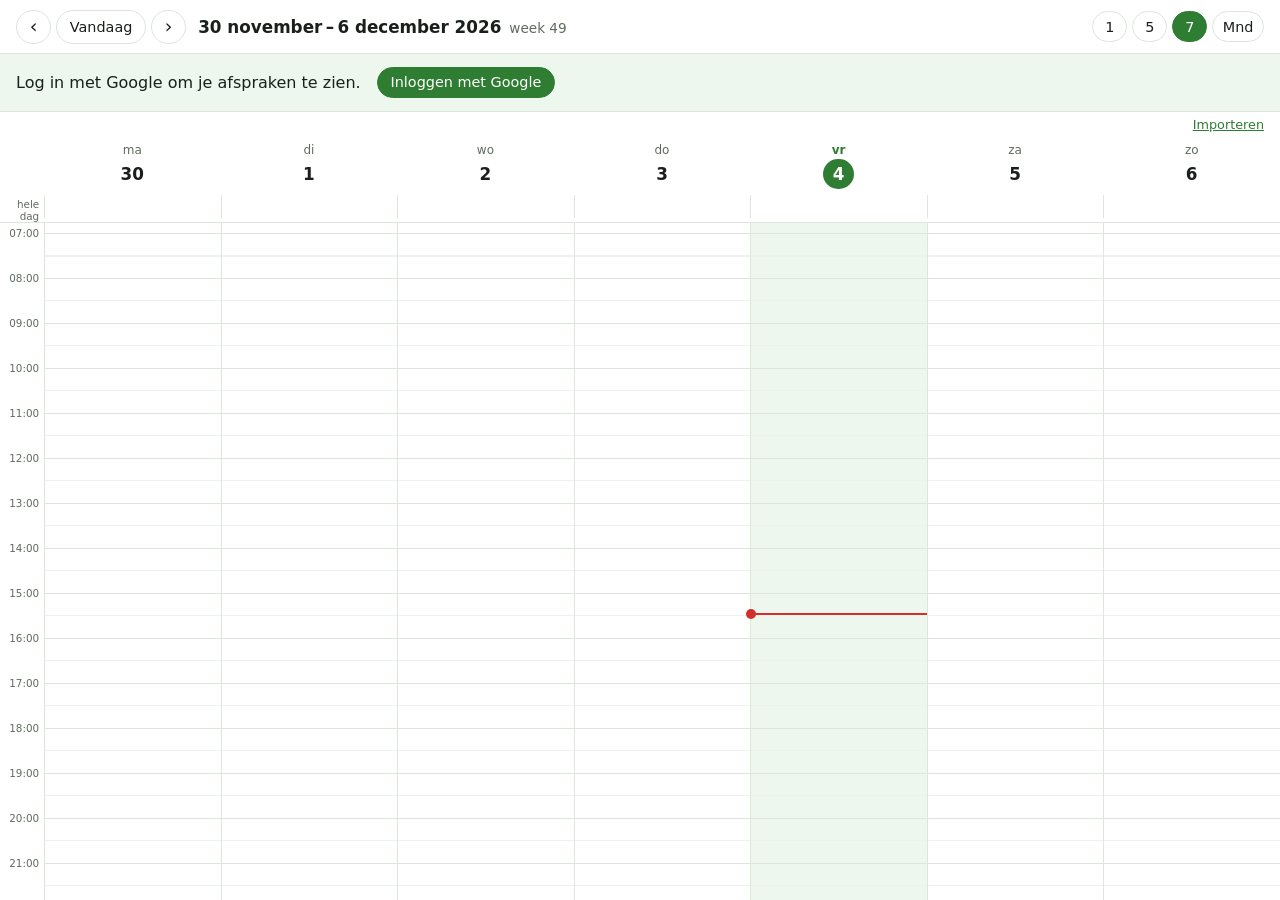
<file: index.html>
<!doctype html>
<html lang="nl">
<head>
  <meta charset="utf-8">
  <meta name="viewport" content="width=device-width, initial-scale=1, viewport-fit=cover">
  <title>Mijn Agenda</title>
  <meta name="theme-color" content="#2e7d32" media="(prefers-color-scheme: light)">
  <meta name="theme-color" content="#121512" media="(prefers-color-scheme: dark)">
  <link rel="stylesheet" href="style.css">
  <link rel="manifest" href="manifest.webmanifest">
  <link rel="icon" href="iconen/icoon.svg" type="image/svg+xml">
  <link rel="apple-touch-icon" href="iconen/apple-touch-icon.png">
</head>
<body>
  <!-- Bovenbalk: navigatie, periode en keuze voor het aantal dagen -->
  <header class="balk">
    <div class="navigatie">
      <button id="vorige" class="knop rond" aria-label="Vorige">&#8249;</button>
      <button id="vandaag" class="knop">Vandaag</button>
      <button id="volgende" class="knop rond" aria-label="Volgende">&#8250;</button>
    </div>
    <div class="periode">
      <h1 id="periode-tekst"></h1>
      <span id="weeknummer"></span>
    </div>
    <div class="weergave" role="group" aria-label="Aantal dagen">
      <button class="knop" data-weergave="1">1</button>
      <button class="knop" data-weergave="5">5</button>
      <button class="knop" data-weergave="7">7</button>
      <button class="knop" data-weergave="maand" aria-label="Maand">Mnd</button>
    </div>
  </header>

  <!-- Verschijnt als je (nog) niet bent ingelogd -->
  <div id="inlogbalk" class="inlogbalk" hidden>
    <p id="inlogtekst">Log in met Google om je afspraken te zien.</p>
    <button id="inloggen" class="knop actief">Inloggen met Google</button>
    <p id="inlogmelding" class="melding"></p>
  </div>

  <!-- Legenda met je agenda's, laadstatus en uitlogknop -->
  <div class="legenda">
    <div id="legenda-agendas" class="legenda-agendas"></div>
    <span id="status" class="status"></span>
    <a href="importeren.html" class="tekstknop">Importeren</a>
    <button id="uitloggen" class="tekstknop" hidden>Uitloggen</button>
  </div>

  <!-- Hier tekent app.js de agenda -->
  <main id="agenda"></main>

  <!-- Knop om een nieuwe afspraak te maken -->
  <button id="nieuw" class="plusknop" aria-label="Nieuwe afspraak" hidden>+</button>

  <!-- Venster met de details van een afspraak -->
  <dialog id="details">
    <div class="details-kop">
      <span id="details-kleur" class="bolletje"></span>
      <h2 id="details-titel"></h2>
    </div>
    <p id="details-tijd"></p>
    <p id="details-herhaling"></p>
    <p id="details-locatie"></p>
    <p id="details-agenda"></p>
    <p id="details-status"></p>
    <p id="details-notitie" class="notitie"></p>
    <div class="knoppen">
      <button id="details-verwijderen" class="knop gevaar">Verwijderen</button>
      <button id="details-bewerken" class="knop">Bewerken</button>
      <button id="details-sluiten" class="knop actief">Sluiten</button>
    </div>
  </dialog>

  <!-- Formulier voor een nieuwe of aangepaste afspraak -->
  <dialog id="formulier" class="formulier">
    <form id="afspraak-formulier" novalidate>
      <h2 id="formulier-titel">Nieuwe afspraak</h2>

      <label class="veld">Titel
        <input id="f-titel" type="text" autocomplete="off" required>
      </label>

      <label class="schakel">
        <input id="f-heledag" type="checkbox"> Hele dag
      </label>

      <div class="rij">
        <label class="veld">Begin
          <input id="f-startdatum" type="date" required>
        </label>
        <label class="veld tijdveld">&nbsp;
          <input id="f-starttijd" type="time" step="300">
        </label>
      </div>
      <div class="rij">
        <label class="veld">Eind
          <input id="f-einddatum" type="date" required>
        </label>
        <label class="veld tijdveld">&nbsp;
          <input id="f-eindtijd" type="time" step="300">
        </label>
      </div>

      <div class="rij">
        <label class="veld">Agenda
          <select id="f-agenda"></select>
        </label>
        <label class="veld">Weergeven als
          <select id="f-status">
            <option value="bezet">Bezet</option>
            <option value="vrij">Vrij</option>
          </select>
        </label>
      </div>

      <div class="rij">
        <label class="veld">Herhalen
          <select id="f-herhaling">
            <option value="geen">Niet</option>
            <option value="dagelijks">Elke dag</option>
            <option value="werkdagen">Elke werkdag (ma–vr)</option>
            <option value="wekelijks">Elke week</option>
            <option value="maandelijks">Elke maand</option>
            <option value="jaarlijks">Elk jaar</option>
            <option value="anders" hidden>Zoals ingesteld in Google</option>
          </select>
        </label>
        <label class="veld" id="f-tot-veld">Tot en met (optioneel)
          <input id="f-tot" type="date">
        </label>
      </div>

      <label class="veld">Locatie
        <input id="f-locatie" type="text" autocomplete="off">
      </label>

      <label class="veld">Notitie
        <textarea id="f-notitie" rows="3"></textarea>
      </label>

      <p id="f-melding" class="melding"></p>

      <div class="knoppen">
        <button type="button" id="f-annuleren" class="knop">Annuleren</button>
        <button type="submit" id="f-opslaan" class="knop actief">Opslaan</button>
      </div>
    </form>
  </dialog>

  <!-- Vraagvenster, bijv. "Weet je het zeker?" of "Alleen deze keer of alle keren?" -->
  <dialog id="vraag">
    <h2 id="vraag-titel"></h2>
    <p id="vraag-tekst"></p>
    <div id="vraag-knoppen" class="knoppen"></div>
  </dialog>

  <script src="https://accounts.google.com/gsi/client" async></script>
  <script src="google.js"></script>
  <script src="app.js"></script>
  <script src="bewerken.js"></script>
</body>
</html>
</file>
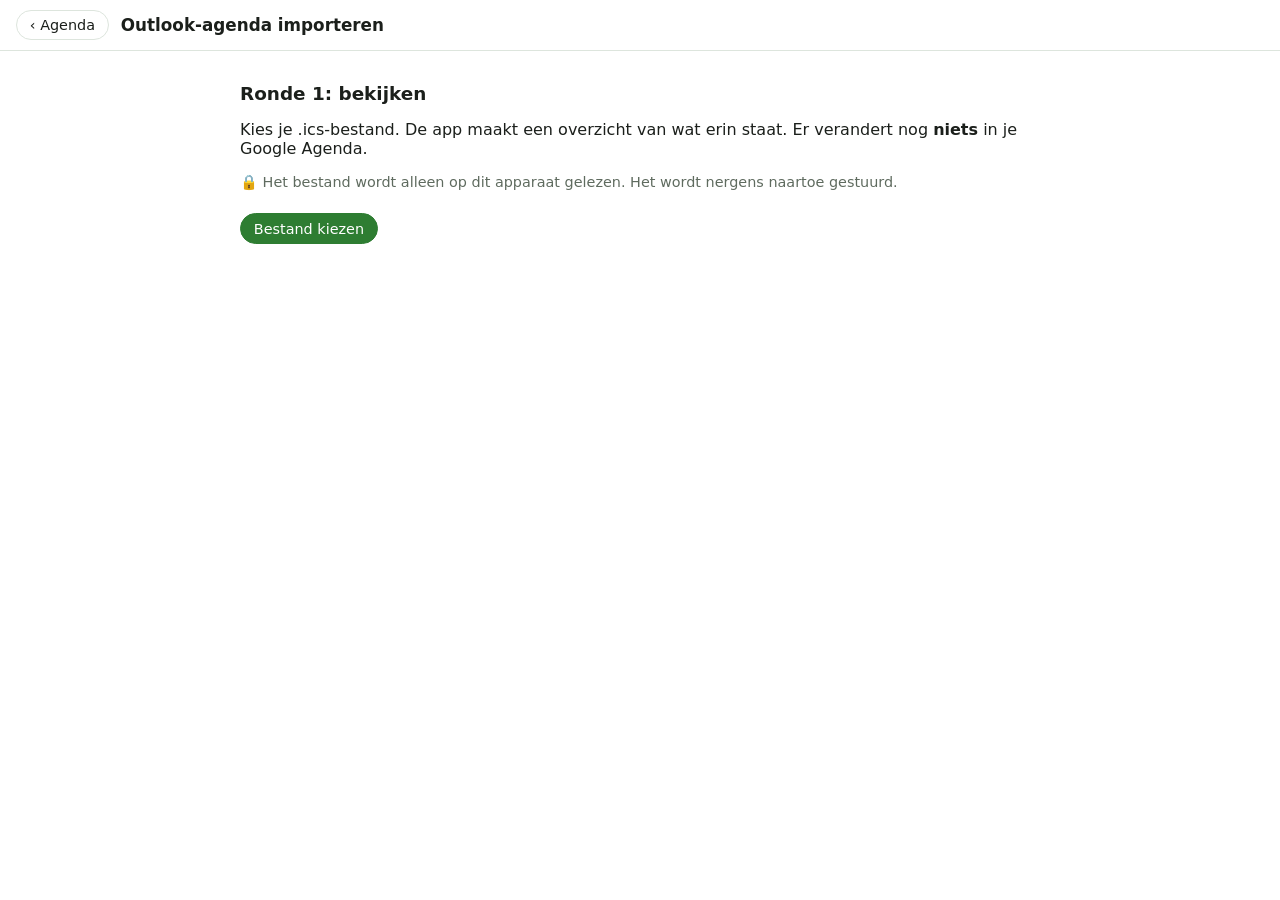
<file: importeren.html>
<!doctype html>
<html lang="nl">
<head>
  <meta charset="utf-8">
  <meta name="viewport" content="width=device-width, initial-scale=1, viewport-fit=cover">
  <title>Importeren – Mijn Agenda</title>
  <meta name="theme-color" content="#2e7d32" media="(prefers-color-scheme: light)">
  <meta name="theme-color" content="#121512" media="(prefers-color-scheme: dark)">
  <link rel="stylesheet" href="style.css">
  <link rel="icon" href="iconen/icoon.svg" type="image/svg+xml">
</head>
<body class="pagina">
  <header class="balk">
    <a class="knop" href="./">&#8249; Agenda</a>
    <div class="periode"><h1>Outlook-agenda importeren</h1></div>
  </header>

  <main class="inhoud">
    <section>
      <h2>Ronde 1: bekijken</h2>
      <p>Kies je .ics-bestand. De app maakt een overzicht van wat erin staat.
        Er verandert nog <strong>niets</strong> in je Google Agenda.</p>
      <p class="zacht">🔒 Het bestand wordt alleen op dit apparaat gelezen. Het wordt nergens naartoe gestuurd.</p>

      <label class="knop actief bestandknop">
        Bestand kiezen
        <input id="bestand" type="file" accept=".ics,text/calendar">
      </label>

      <div id="voortgang" class="voortgang" hidden>
        <div id="voortgang-balk"></div>
      </div>
      <p id="melding" class="zacht"></p>
    </section>

    <section id="overzicht" hidden>
      <h2>Wat staat erin?</h2>
      <div id="kaarten" class="kaarten"></div>

      <h3>Per categorie</h3>
      <p class="zacht">"Nog actueel" = afspraken vanaf vandaag, plus herhalende afspraken die nog doorlopen.</p>
      <div class="tabel-ruimte"><table id="tabel-categorie"></table></div>

      <h3>Per jaar</h3>
      <p class="zacht">Een herhalende afspraak telt mee in het jaar waarin hij begon.</p>
      <div class="tabel-ruimte"><table id="tabel-jaar"></table></div>
    </section>

    <section id="ronde2" hidden>
      <h2>Ronde 2: overzetten naar Google</h2>
      <p>
        <label>Afspraken vanaf
          <input id="vanaf" type="date" value="2026-01-01">
        </label>
      </p>
      <div id="plan" class="kaarten"></div>
      <ul class="zacht uitleg">
        <li>Er komen twee nieuwe agenda's in Google: <b>Werk (Outlook)</b> en <b>Reizen</b> (voor de categorie Travelling).</li>
        <li>Herhalende afspraken die vóór de gekozen datum begonnen maar nog doorlopen, gaan ook mee.</li>
        <li>Er worden <b>geen uitnodigingen of e-mails</b> verstuurd; deelnemers worden niet overgenomen.</li>
        <li>Geïmporteerde afspraken krijgen geen herinneringen (meldingen).</li>
        <li>Gaat er iets mis of stopt het halverwege? Klik gewoon nog eens op Start: wat al in Google staat, wordt overgeslagen.</li>
      </ul>

      <div id="inlog-import" class="inlogbalk" hidden>
        <p>Log eerst in met Google.</p>
        <button id="inloggen" class="knop actief">Inloggen met Google</button>
      </div>
      <button id="start" class="knop actief">Start overzetten</button>

      <div id="voortgang2" class="voortgang" hidden><div id="voortgang2-balk"></div></div>
      <p id="melding2"></p>

      <div id="mislukt" hidden>
        <h3>Niet gelukt</h3>
        <p class="zacht">Deze afspraken kon Google niet overnemen. Je kunt ze zo nodig met de hand toevoegen.</p>
        <div class="tabel-ruimte"><table id="tabel-mislukt"></table></div>
      </div>
    </section>
  </main>

  <script src="https://accounts.google.com/gsi/client" async></script>
  <script src="google.js"></script>
  <script src="ics.js"></script>
  <script src="omzetten.js"></script>
  <script src="importeren.js"></script>
</body>
</html>
</file>
<file: style.css>
/* ===== Kleuren (licht) ===== */
:root {
  color-scheme: light dark; /* knoppen van de browser zelf (datum, vinkje) volgen licht/donker */
  --groen: #2e7d32;
  --groen-tekst: #ffffff;
  --achtergrond: #ffffff;
  --vlak: #f3f7f3;
  --tekst: #1b1f1b;
  --zacht: #5f6b5f;
  --lijn: #dde5dd;
  --lijn-half: #eef2ee;
  --vandaag: #edf7ee;
  --nu: #d32f2f;
  --tijdbreedte: 2.75rem;
  --uur: 48px; /* hoogte van één uur, app.js past dit aan het scherm aan */
  --band: 1.4rem; /* hoogte van een afspraak-band in de hele-dag-strook */
}

/* ===== Kleuren (donker), volgt de instelling van de telefoon ===== */
@media (prefers-color-scheme: dark) {
  :root {
    --groen: #66bb6a;
    --groen-tekst: #0d1f0e;
    --achtergrond: #121512;
    --vlak: #1a1f1a;
    --tekst: #e6ebe6;
    --zacht: #9aa69a;
    --lijn: #2b332b;
    --lijn-half: #1e241e;
    --vandaag: #182a1a;
    --nu: #ef5350;
  }
}

* { box-sizing: border-box; }

/* Verborgen is écht verborgen, ook als een element een eigen 'display' heeft */
[hidden] { display: none !important; }

html, body { margin: 0; height: 100%; }

body {
  display: flex;
  flex-direction: column;
  height: 100dvh;
  font-family: system-ui, -apple-system, "Segoe UI", Roboto, sans-serif;
  background: var(--achtergrond);
  color: var(--tekst);
}

/* ===== Knoppen ===== */
.knop {
  font: inherit;
  font-size: .9rem;
  padding: .4rem .8rem;
  border: 1px solid var(--lijn);
  border-radius: 999px;
  background: var(--achtergrond);
  color: var(--tekst);
  cursor: pointer;
}
.knop:hover { background: var(--vlak); }
.knop.rond { width: 2.2rem; padding: .4rem 0; font-size: 1.2rem; line-height: 1; }
.knop.actief { background: var(--groen); color: var(--groen-tekst); border-color: var(--groen); }

/* ===== Bovenbalk ===== */
.balk {
  display: flex;
  flex-wrap: wrap;
  align-items: center;
  gap: .5rem .75rem;
  padding: .6rem 1rem;
  border-bottom: 1px solid var(--lijn);
}
.navigatie, .weergave { display: flex; gap: .3rem; }
.weergave .knop { min-width: 2.2rem; padding-inline: .6rem; }
.periode { flex: 1; min-width: 0; display: flex; align-items: baseline; gap: .5rem; }
.periode h1 {
  margin: 0;
  font-size: 1.05rem;
  font-weight: 600;
  white-space: nowrap;
  overflow: hidden;
  text-overflow: ellipsis;
}
#weeknummer { color: var(--zacht); font-size: .85rem; white-space: nowrap; }

/* ===== Inlogbalk ===== */
.inlogbalk {
  display: flex;
  flex-wrap: wrap;
  align-items: center;
  gap: .5rem 1rem;
  padding: .8rem 1rem;
  background: var(--vandaag);
  border-bottom: 1px solid var(--lijn);
}
.inlogbalk[hidden] { display: none; }
.inlogbalk p { margin: 0; }
.melding { color: var(--nu); font-size: .85rem; }
.melding:empty { display: none; }

/* ===== Legenda ===== */
.legenda {
  display: flex;
  align-items: center;
  gap: .5rem 1rem;
  padding: .35rem 1rem;
  font-size: .8rem;
  color: var(--zacht);
}
.legenda-agendas { display: flex; flex-wrap: wrap; gap: .25rem 1rem; flex: 1; min-width: 0; }
.legenda-agendas span { display: inline-flex; align-items: center; gap: .35rem; }
.status.fout { color: var(--nu); }
.tekstknop {
  font: inherit;
  background: none;
  border: 0;
  padding: 0;
  color: var(--groen);
  cursor: pointer;
  text-decoration: underline;
}
.bolletje { width: .7rem; height: .7rem; border-radius: 50%; background: var(--kleur); flex: none; }

/* ===== Agenda: de scrollbare ruimte ===== */
#agenda { flex: 1; overflow-y: auto; position: relative; }

/* Kop en raster delen dezelfde kolommen: tijden + één kolom per dag */
.kop, .raster {
  display: grid;
  grid-template-columns: var(--tijdbreedte) repeat(var(--dagen), minmax(0, 1fr));
}

/* De kop (dagen + hele-dag-strook) blijft bovenaan staan tijdens scrollen */
.kop {
  position: sticky;
  top: 0;
  z-index: 3;
  background: var(--achtergrond);
  border-bottom: 1px solid var(--lijn);
}
.dagnaam {
  text-align: center;
  padding: .35rem 0 .25rem;
  font-size: .75rem;
  color: var(--zacht);
  text-transform: lowercase;
}
.dagnaam b {
  display: block;
  margin: .1rem auto 0;
  width: 1.9rem;
  height: 1.9rem;
  line-height: 1.9rem;
  border-radius: 50%;
  font-size: 1.05rem;
  color: var(--tekst);
}
.dagnaam.vandaag { color: var(--groen); font-weight: 600; }
.dagnaam.vandaag b { background: var(--groen); color: var(--groen-tekst); }

.hoek { font-size: .65rem; color: var(--zacht); text-align: right; padding: .3rem .3rem 0 0; }

.strook {
  grid-column: 2 / -1;
  display: grid;
  grid-template-columns: repeat(var(--dagen), minmax(0, 1fr));
  row-gap: 2px;
  padding: 2px 0;
  min-height: 1.6rem;
}
.heledag {
  grid-row: 1 / -1;
  border-left: 1px solid var(--lijn);
  cursor: pointer;
}

/* ===== Het raster met de uren ===== */
.raster { height: calc(24 * var(--uur)); }
.tijden { position: relative; }
.tijd {
  position: absolute;
  right: .3rem;
  transform: translateY(-50%);
  font-size: .65rem;
  color: var(--zacht);
}
.dag {
  position: relative;
  border-left: 1px solid var(--lijn);
  /* hele uren als lijn, halve uren als lichtere lijn */
  background-image:
    repeating-linear-gradient(to bottom, var(--lijn) 0 1px, transparent 1px var(--uur)),
    repeating-linear-gradient(to bottom, transparent 0 calc(var(--uur) / 2), var(--lijn-half) calc(var(--uur) / 2) calc(var(--uur) / 2 + 1px), transparent calc(var(--uur) / 2 + 1px) var(--uur));
}
.dag.vandaag { background-color: var(--vandaag); }

/* Rode lijn voor het huidige tijdstip */
.nu {
  position: absolute;
  left: 0;
  right: 0;
  height: 2px;
  background: var(--nu);
  z-index: 2;
  pointer-events: none;
}
.nu::before {
  content: "";
  position: absolute;
  left: -5px;
  top: -4px;
  width: 10px;
  height: 10px;
  border-radius: 50%;
  background: var(--nu);
}

/* ===== Afspraken ===== */
.afspraak {
  font: inherit;
  text-align: left;
  border: 0;
  border-left: 3px solid var(--kleur);
  border-radius: 5px;
  background: color-mix(in srgb, var(--kleur) 24%, var(--achtergrond));
  color: var(--tekst);
  font-size: .72rem;
  line-height: 1.2;
  padding: 2px 4px;
  overflow: hidden;
  cursor: pointer;
  min-width: 0;
  display: flex;
  flex-direction: column;
  justify-content: flex-start;
  hyphens: auto;
}
.afspraak:hover { background: color-mix(in srgb, var(--kleur) 38%, var(--achtergrond)); }
.afspraak strong { display: block; font-weight: 600; overflow-wrap: anywhere; }
.afspraak small { display: block; color: var(--zacht); }

.raster .afspraak {
  position: absolute;
  z-index: 1;
  box-shadow: 0 0 0 1px var(--achtergrond); /* dun randje tussen afspraken naast elkaar */
}

/* Band: hele-dag- of meerdaagse afspraak, loopt door over de dagen */
.band {
  display: block;
  position: relative;
  z-index: 1;
  margin: 0 2px;
  min-width: 0;
  white-space: nowrap;
  overflow: hidden;
  text-overflow: ellipsis;
  font-weight: 600;
  line-height: calc(var(--band) - 4px);
  padding-top: 0;
  padding-bottom: 0;
}
.band strong { display: inline; }
/* begon vóór de getoonde periode / loopt erna nog door: rechte kant + pijltje */
.band.eerder-begonnen { margin-left: 0; border-top-left-radius: 0; border-bottom-left-radius: 0; }
.band.eerder-begonnen strong::before { content: "‹ "; }
.band.later-klaar { margin-right: 0; border-top-right-radius: 0; border-bottom-right-radius: 0; }

/* Bezet: vol gekleurd blok */
.band:not(.vrij):not(.kort) {
  background: var(--kleur);
  color: var(--tekstkleur, #fff);
}
.band:not(.vrij):not(.kort):hover { filter: brightness(1.08); }

/* Vrij (alleen ter herinnering): lichte achtergrond met gekleurd randje */
.afspraak.vrij,
.afspraak.vrij:hover {
  background: var(--achtergrond);
  box-shadow: inset 0 0 0 1px var(--kleur);
}
.afspraak.vrij:hover { background: color-mix(in srgb, var(--kleur) 10%, var(--achtergrond)); }
.raster .afspraak.vrij { box-shadow: inset 0 0 0 1px var(--kleur), 0 0 0 1px var(--achtergrond); }

/* Dag die geblokt is door een hele-dag-afspraak op "bezet": de hele kolom is gevuld */
.dag.geblokt::before {
  content: "";
  position: absolute;
  inset: 0;
  pointer-events: none;
  background: color-mix(in srgb, var(--kleur) 45%, var(--achtergrond));
}

/* ===== Venster met details ===== */
dialog {
  border: 0;
  border-radius: 14px;
  padding: 1.2rem 1.4rem;
  width: min(92vw, 24rem);
  background: var(--achtergrond);
  color: var(--tekst);
  box-shadow: 0 10px 40px rgba(0, 0, 0, .3);
}
dialog::backdrop { background: rgba(0, 0, 0, .35); }
.details-kop { display: flex; align-items: center; gap: .6rem; }
.details-kop .bolletje { width: .9rem; height: .9rem; }
dialog h2 { margin: 0; font-size: 1.15rem; }
dialog p { margin: .5rem 0; color: var(--zacht); }
dialog p:empty { display: none; }
dialog .notitie { white-space: pre-line; color: var(--tekst); font-size: .9rem; max-height: 12rem; overflow: auto; }

/* Rij met knoppen onderin een venster */
.knoppen { display: flex; flex-wrap: wrap; justify-content: flex-end; gap: .5rem; margin-top: 1rem; }
.knop.gevaar { color: var(--nu); border-color: color-mix(in srgb, var(--nu) 40%, var(--lijn)); }
.knop:disabled { opacity: .6; cursor: default; }

/* Ronde +knop rechtsonder */
.plusknop {
  position: fixed;
  right: max(1rem, env(safe-area-inset-right));
  bottom: max(1rem, env(safe-area-inset-bottom));
  z-index: 5;
  width: 3.5rem;
  height: 3.5rem;
  border-radius: 50%;
  border: 0;
  background: var(--groen);
  color: var(--groen-tekst);
  font-size: 2rem;
  line-height: 1;
  box-shadow: 0 4px 14px rgba(0, 0, 0, .3);
  cursor: pointer;
}

/* Formulier voor een afspraak */
dialog.formulier { width: min(94vw, 30rem); max-height: 92dvh; overflow: auto; }
.formulier h2 { margin-bottom: .75rem; }
.veld { display: flex; flex-direction: column; gap: .2rem; margin: .5rem 0; font-size: .8rem; color: var(--zacht); flex: 1; min-width: 0; }
.veld input, .veld select, .veld textarea {
  font: inherit;
  font-size: 1rem;
  color: var(--tekst);
  background: var(--achtergrond);
  border: 1px solid var(--lijn);
  border-radius: 8px;
  padding: .45rem .55rem;
  width: 100%;
  min-width: 0;
}
.veld input:focus, .veld select:focus, .veld textarea:focus { outline: 2px solid var(--groen); outline-offset: -1px; }
.veld textarea { resize: vertical; }
.veld select:disabled { opacity: .6; }
.rij { display: flex; gap: .6rem; }
.tijdveld { flex: 0 0 7.5rem; }
.schakel { display: flex; align-items: center; gap: .5rem; margin: .5rem 0; }
.schakel input { width: 1.2rem; height: 1.2rem; accent-color: var(--groen); }
.formulier .melding .tekstknop { margin-left: .3rem; }

/* ===== Smalle schermen (telefoon) ===== */
@media (max-width: 600px) {
  .balk { padding: .5rem .6rem; }
  .periode { order: 3; flex-basis: 100%; }
  .weergave { margin-left: auto; }
  .legenda { padding: .25rem .6rem; }
  :root { --tijdbreedte: 2.3rem; }
  .afspraak { font-size: .66rem; padding: 1px 2px; }
}

/* ===== Importeerpagina ===== */
body.pagina { display: block; height: auto; }
a.knop { text-decoration: none; }
.inhoud { max-width: 52rem; margin: 0 auto; padding: 1rem; }
.inhoud h2 { font-size: 1.15rem; margin: 1rem 0 .5rem; }
.inhoud h3 { font-size: 1rem; margin: 1.5rem 0 .25rem; }
.zacht { color: var(--zacht); font-size: .9rem; }
.bestandknop { display: inline-block; margin: .5rem 0; }
.bestandknop input { display: none; }
.voortgang { height: .6rem; border-radius: 999px; background: var(--vlak); overflow: hidden; margin: .75rem 0; }
.voortgang[hidden] { display: none; }
.voortgang > div { height: 100%; width: 0; background: var(--groen); transition: width .2s; }
.uitleg { padding-left: 1.2rem; }
.uitleg li { margin: .25rem 0; }
#vanaf { font: inherit; padding: .3rem .5rem; margin-left: .4rem; border: 1px solid var(--lijn); border-radius: 8px; background: var(--achtergrond); color: var(--tekst); }
#start { margin-top: .5rem; }
#start:disabled { opacity: .5; cursor: default; }
.kaarten { display: grid; grid-template-columns: repeat(auto-fill, minmax(9rem, 1fr)); gap: .6rem; }
.kaart { background: var(--vlak); border-radius: 12px; padding: .7rem .8rem; }
.kaart b { display: block; font-size: 1.3rem; }
.kaart span { color: var(--zacht); font-size: .8rem; }
.tabel-ruimte { overflow-x: auto; }
.inhoud table { border-collapse: collapse; font-size: .85rem; min-width: 100%; }
.inhoud th, .inhoud td { padding: .35rem .6rem; border-bottom: 1px solid var(--lijn); text-align: right; white-space: nowrap; }
.inhoud th:first-child, .inhoud td:first-child { text-align: left; }
.inhoud th { color: var(--zacht); font-weight: 600; }

/* ===== Maandweergave ===== */
#agenda.maandweergave { overflow: hidden; }
.maand { display: flex; flex-direction: column; height: 100%; }
.maand-kop {
  display: grid;
  grid-template-columns: repeat(7, minmax(0, 1fr));
  border-bottom: 1px solid var(--lijn);
}
.maand-kop div { text-align: center; font-size: .75rem; color: var(--zacht); padding: .3rem 0; }
.maand-weken { flex: 1; display: grid; min-height: 0; }
.maand-week {
  display: grid;
  grid-template-columns: repeat(7, minmax(0, 1fr));
  border-bottom: 1px solid var(--lijn);
  overflow: hidden;
  min-height: 0;
}
.maand-dag {
  grid-row: 1 / -1;
  border-left: 1px solid var(--lijn);
  cursor: pointer;
  min-width: 0;
}
.maand-dag:first-child { border-left: 0; }
.maand-dag.andere-maand { background: var(--vlak); }
.maand-dag.andere-maand .dagnummer { color: var(--zacht); }
.maand-dag.vandaag { background: var(--vandaag); }
.dagnummer {
  display: block;
  width: 1.4rem;
  height: 1.4rem;
  line-height: 1.4rem;
  margin: 1px auto 0;
  text-align: center;
  border-radius: 50%;
  font-size: .78rem;
  font-weight: 600;
}
.maand-dag.vandaag .dagnummer { background: var(--groen); color: var(--groen-tekst); }
.maand-week .band { --band: 18px; font-size: .68rem; margin-top: 1px; margin-bottom: 1px; line-height: 14px; padding: 0 3px; }
/* korte afspraak (met tijd) in de maand: alleen tekst met een gekleurd bolletje */
.maand-week .band.kort {
  background: none;
  box-shadow: none;
  border-left: 0;
  font-weight: 500;
  padding-left: 2px;
}
.maand-week .band.kort strong::before {
  content: "";
  display: inline-block;
  width: .45rem;
  height: .45rem;
  border-radius: 50%;
  background: var(--kleur);
  margin-right: .2rem;
  vertical-align: middle;
}
.maand-week .band.kort.vrij strong { font-style: italic; font-weight: 400; }
.maand-week .band.kort:hover { background: var(--vlak); }
.tijdje { color: var(--zacht); font-weight: 400; }
.meer {
  font: inherit;
  font-size: .68rem;
  border: 0;
  background: none;
  color: var(--zacht);
  text-align: left;
  padding: 0 4px;
  cursor: pointer;
  z-index: 1;
}
@media (max-width: 600px) {
  .tijdje { display: none; } /* op de telefoon is er geen ruimte voor de tijd */
}
</file>
